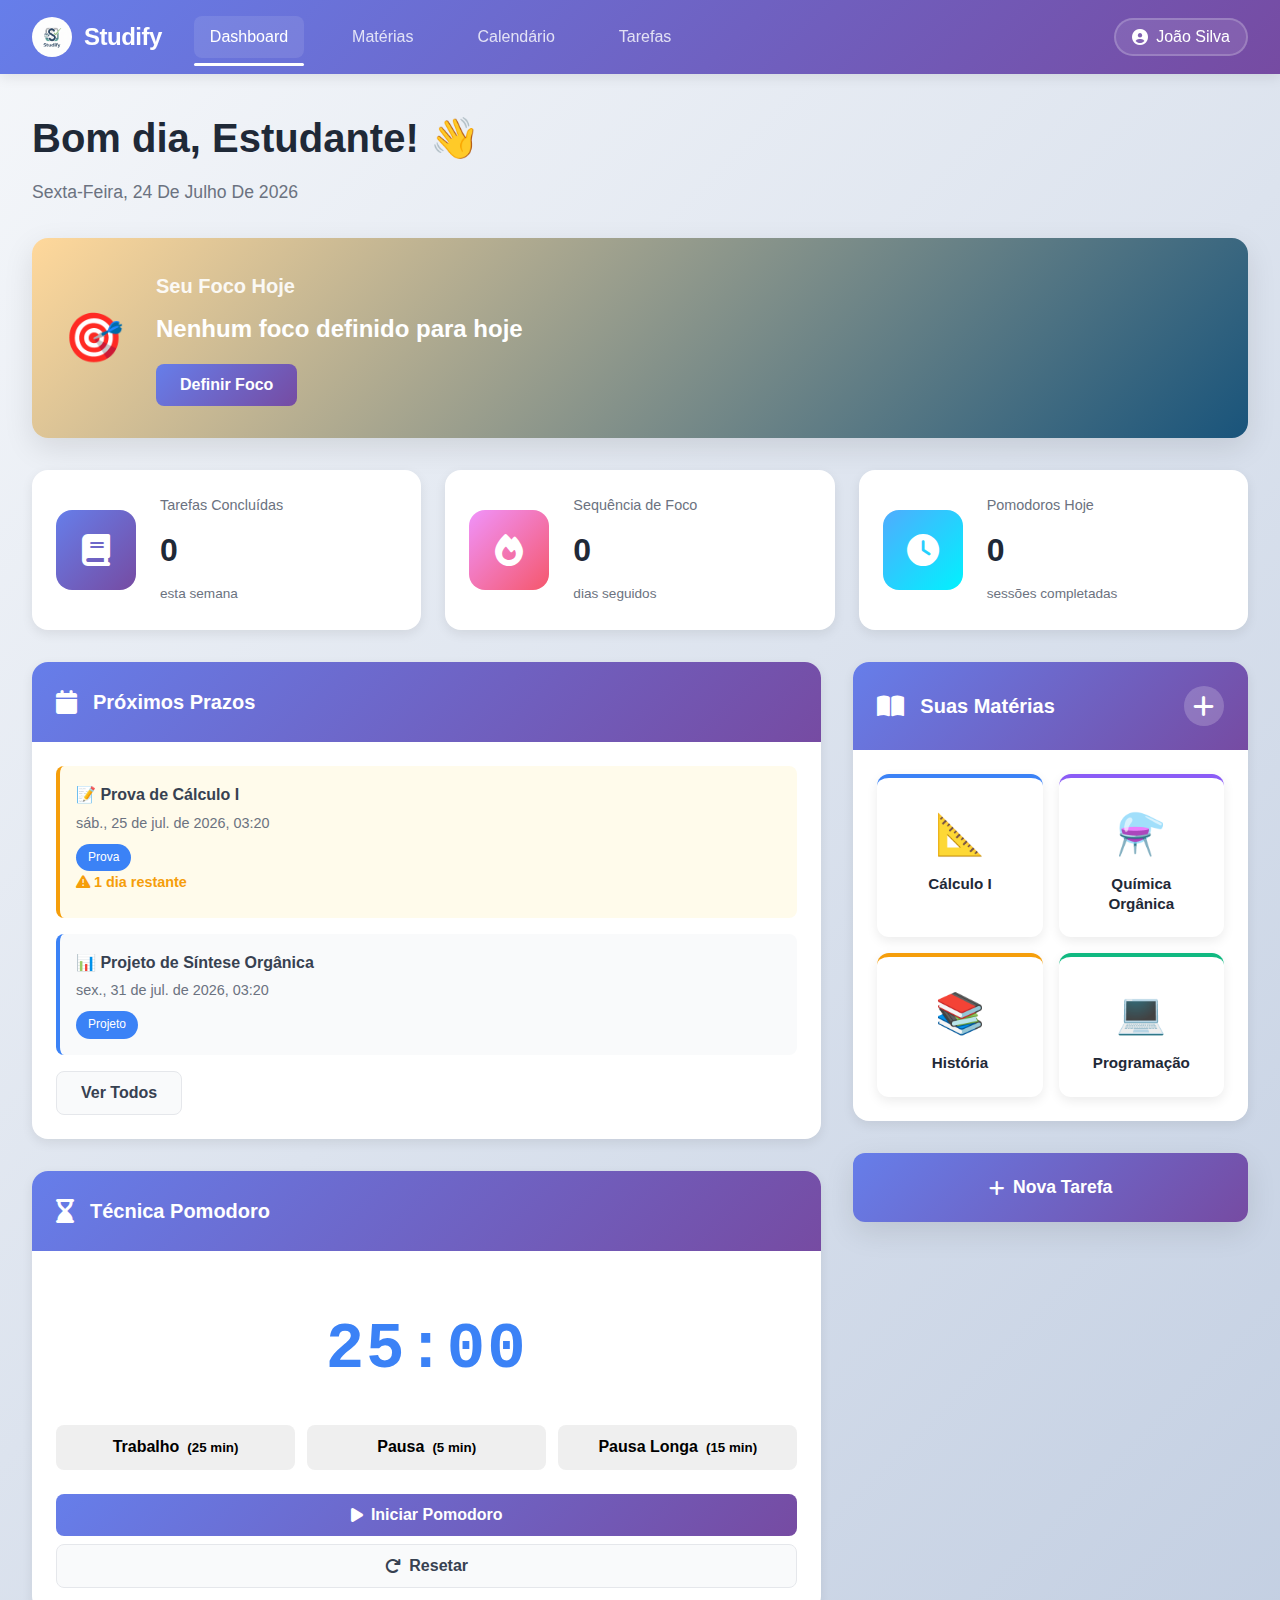
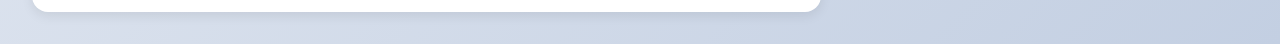
<file: index.html>
<!DOCTYPE html>
<html lang="pt-BR">
<head>
    <meta charset="UTF-8">
    <meta name="viewport" content="width=device-width, initial-scale=1.0">
    <title>Studify - Seu Hub Pessoal de Organização Acadêmica</title>
    <link rel="stylesheet" href="styles.css">
    <link rel="stylesheet" href="https://cdnjs.cloudflare.com/ajax/libs/font-awesome/6.4.0/css/all.min.css">
</head>
<body>
    <!-- Header -->
    <header class="header">
        <div class="header-container">
            <div class="logo">
                <img src="logo.png" alt="Studify Logo" class="logo-img">
                <span class="logo-text">Studify</span>
            </div>
            <nav class="nav">
                <a href="#" class="nav-link active" data-section="dashboard">Dashboard</a>
                <a href="#" class="nav-link" data-section="subjects">Matérias</a>
                <a href="#" class="nav-link" data-section="calendar">Calendário</a>
                <a href="#" class="nav-link" data-section="tasks">Tarefas</a>
            </nav>
            <div class="profile-menu">
                <button class="profile-btn" id="profileBtn">
                    <i class="fas fa-user-circle"></i>
                    <span id="userName">Estudante</span>
                </button>
                <div class="profile-dropdown" id="profileDropdown">
                    <a href="#" class="dropdown-item">Configurações</a>
                    <a href="#" class="dropdown-item">Perfil</a>
                    <hr>
                    <a href="#" class="dropdown-item logout">Sair</a>
                </div>
            </div>
        </div>
    </header>

    <!-- Main Content -->
    <main class="main-content">
        <!-- Dashboard Section -->
        <section id="dashboard" class="section active">
            <!-- Greeting and Date -->
            <div class="greeting-section">
                <h1 id="greeting" class="greeting-title">Bom dia, Estudante! 👋</h1>
                <p id="currentDate" class="current-date"></p>
            </div>

            <!-- Daily Focus Card -->
            <div id="dailyFocusContainer" class="daily-focus-card">
                <div class="focus-icon">🎯</div>
                <div class="focus-content">
                    <h2>Seu Foco Hoje</h2>
                    <p id="focusTitle" class="focus-title">Nenhum foco definido para hoje</p>
                    <button class="btn btn-primary" id="setFocusBtn">Definir Foco</button>
                </div>
            </div>

            <!-- Statistics Row -->
            <div class="statistics-row">
                <div class="stat-card">
                    <div class="stat-icon" style="background: linear-gradient(135deg, #667eea 0%, #764ba2 100%);">
                        <i class="fas fa-book"></i>
                    </div>
                    <div class="stat-content">
                        <h3>Tarefas Concluídas</h3>
                        <p class="stat-value" id="tasksCompletedStat">0</p>
                        <span class="stat-subtitle">esta semana</span>
                    </div>
                </div>

                <div class="stat-card">
                    <div class="stat-icon" style="background: linear-gradient(135deg, #f093fb 0%, #f5576c 100%);">
                        <i class="fas fa-fire"></i>
                    </div>
                    <div class="stat-content">
                        <h3>Sequência de Foco</h3>
                        <p class="stat-value" id="streakStat">0</p>
                        <span class="stat-subtitle">dias seguidos</span>
                    </div>
                </div>

                <div class="stat-card">
                    <div class="stat-icon" style="background: linear-gradient(135deg, #4facfe 0%, #00f2fe 100%);">
                        <i class="fas fa-clock"></i>
                    </div>
                    <div class="stat-content">
                        <h3>Pomodoros Hoje</h3>
                        <p class="stat-value" id="pomodorosStat">0</p>
                        <span class="stat-subtitle">sessões completadas</span>
                    </div>
                </div>
            </div>

            <!-- Main Grid -->
            <div class="dashboard-grid">
                <!-- Left Column -->
                <div class="left-column">
                    <!-- Upcoming Deadlines -->
                    <div class="card">
                        <div class="card-header">
                            <i class="fas fa-calendar"></i>
                            <h2>Próximos Prazos</h2>
                        </div>
                        <div class="card-content">
                            <div id="deadlinesList" class="deadlines-list">
                                <p class="empty-state">Nenhum prazo próximo 🎉</p>
                            </div>
                            <button class="btn btn-secondary" id="viewAllDeadlinesBtn">Ver Todos</button>
                        </div>
                    </div>

                    <!-- Pomodoro Timer -->
                    <div class="card pomodoro-card">
                        <div class="card-header">
                            <i class="fas fa-hourglass-end"></i>
                            <h2>Técnica Pomodoro</h2>
                        </div>
                        <div class="card-content">
                            <div class="timer-display" id="timerDisplay">25:00</div>
                            <div class="timer-buttons">
                                <button class="btn btn-timer" id="btn25" data-duration="25">
                                    Trabalho<br><small>(25 min)</small>
                                </button>
                                <button class="btn btn-timer" id="btn5" data-duration="5">
                                    Pausa<br><small>(5 min)</small>
                                </button>
                                <button class="btn btn-timer" id="btn15" data-duration="15">
                                    Pausa Longa<br><small>(15 min)</small>
                                </button>
                            </div>
                            <button class="btn btn-primary btn-block" id="startPomodoroBtn">
                                <i class="fas fa-play"></i> Iniciar Pomodoro
                            </button>
                            <button class="btn btn-secondary btn-block" id="resetPomodoroBtn">
                                <i class="fas fa-redo"></i> Resetar
                            </button>
                        </div>
                    </div>
                </div>

                <!-- Right Column -->
                <div class="right-column">
                    <!-- Subjects -->
                    <div class="card">
                        <div class="card-header">
                            <i class="fas fa-book-open"></i>
                            <h2>Suas Matérias</h2>
                            <button class="btn btn-icon" id="addSubjectBtn" title="Adicionar matéria">
                                <i class="fas fa-plus"></i>
                            </button>
                        </div>
                        <div class="card-content">
                            <div id="subjectsList" class="subjects-grid">
                                <p class="empty-state">Nenhuma matéria adicionada</p>
                            </div>
                        </div>
                    </div>

                    <!-- CTA Button -->
                    <button class="btn btn-cta" id="newTaskBtn">
                        <i class="fas fa-plus"></i> Nova Tarefa
                    </button>
                </div>
            </div>
        </section>

        <!-- Subjects Section -->
        <section id="subjects" class="section">
            <h1>Minhas Matérias</h1>
            <div id="subjectsPageList" class="subjects-page-list">
                <!-- Subjects will be populated here -->
            </div>
        </section>

        <!-- Calendar Section -->
        <section id="calendar" class="section">
            <h1>Calendário</h1>
            <div id="calendarContainer" class="calendar-container">
                <!-- Calendar will be populated here -->
            </div>
        </section>

        <!-- Tasks Section -->
        <section id="tasks" class="section">
            <h1>Minhas Tarefas</h1>
            <div id="tasksPageList" class="tasks-page-list">
                <!-- Tasks will be populated here -->
            </div>
        </section>
    </main>

    <!-- Task Modal -->
    <div id="taskModal" class="modal">
        <div class="modal-content">
            <div class="modal-header">
                <h2>Nova Tarefa</h2>
                <button class="close-btn" id="closeTaskModal">&times;</button>
            </div>
            <form id="taskForm" class="form">
                <div class="form-group">
                    <label for="taskTitle">Título da Tarefa *</label>
                    <input type="text" id="taskTitle" required placeholder="Ex: Resolver lista de exercícios">
                </div>

                <div class="form-group">
                    <label for="taskSubject">Matéria *</label>
                    <select id="taskSubject" required>
                        <option value="">Selecione uma matéria</option>
                    </select>
                </div>

                <div class="form-row">
                    <div class="form-group">
                        <label for="taskPriority">Prioridade</label>
                        <select id="taskPriority">
                            <option value="low">Baixa</option>
                            <option value="medium" selected>Média</option>
                            <option value="high">Alta</option>
                        </select>
                    </div>

                    <div class="form-group">
                        <label for="taskDueDate">Data de Entrega</label>
                        <input type="datetime-local" id="taskDueDate">
                    </div>
                </div>

                <div class="form-group">
                    <label for="taskDescription">Descrição</label>
                    <textarea id="taskDescription" placeholder="Adicione detalhes sobre a tarefa..."></textarea>
                </div>

                <div class="form-actions">
                    <button type="button" class="btn btn-secondary" id="cancelTaskBtn">Cancelar</button>
                    <button type="submit" class="btn btn-primary">Criar Tarefa</button>
                </div>
            </form>
        </div>
    </div>

    <!-- Subject Modal -->
    <div id="subjectModal" class="modal">
        <div class="modal-content">
            <div class="modal-header">
                <h2>Nova Matéria</h2>
                <button class="close-btn" id="closeSubjectModal">&times;</button>
            </div>
            <form id="subjectForm" class="form">
                <div class="form-group">
                    <label for="subjectName">Nome da Matéria *</label>
                    <input type="text" id="subjectName" required placeholder="Ex: Cálculo I">
                </div>

                <div class="form-row">
                    <div class="form-group">
                        <label for="subjectColor">Cor</label>
                        <input type="color" id="subjectColor" value="#3B82F6">
                    </div>

                    <div class="form-group">
                        <label for="subjectIcon">Ícone</label>
                        <input type="text" id="subjectIcon" value="📚" maxlength="2">
                    </div>
                </div>

                <div class="form-actions">
                    <button type="button" class="btn btn-secondary" id="cancelSubjectBtn">Cancelar</button>
                    <button type="submit" class="btn btn-primary">Criar Matéria</button>
                </div>
            </form>
        </div>
    </div>

    <!-- Focus Modal -->
    <div id="focusModal" class="modal">
        <div class="modal-content">
            <div class="modal-header">
                <h2>Definir Foco do Dia</h2>
                <button class="close-btn" id="closeFocusModal">&times;</button>
            </div>
            <form id="focusForm" class="form">
                <div class="form-group">
                    <label for="focusTitle">O que você quer focar hoje? *</label>
                    <input type="text" id="focusTitle" required placeholder="Ex: Estudar para prova de Cálculo">
                </div>

                <div class="form-group">
                    <label for="focusDescription">Descrição (opcional)</label>
                    <textarea id="focusDescription" placeholder="Adicione detalhes sobre seu foco..."></textarea>
                </div>

                <div class="form-actions">
                    <button type="button" class="btn btn-secondary" id="cancelFocusBtn">Cancelar</button>
                    <button type="submit" class="btn btn-primary">Definir Foco</button>
                </div>
            </form>
        </div>
    </div>

    <!-- Overlay -->
    <div id="overlay" class="overlay"></div>

    <script src="script.js"></script>
</body>
</html>
</file>
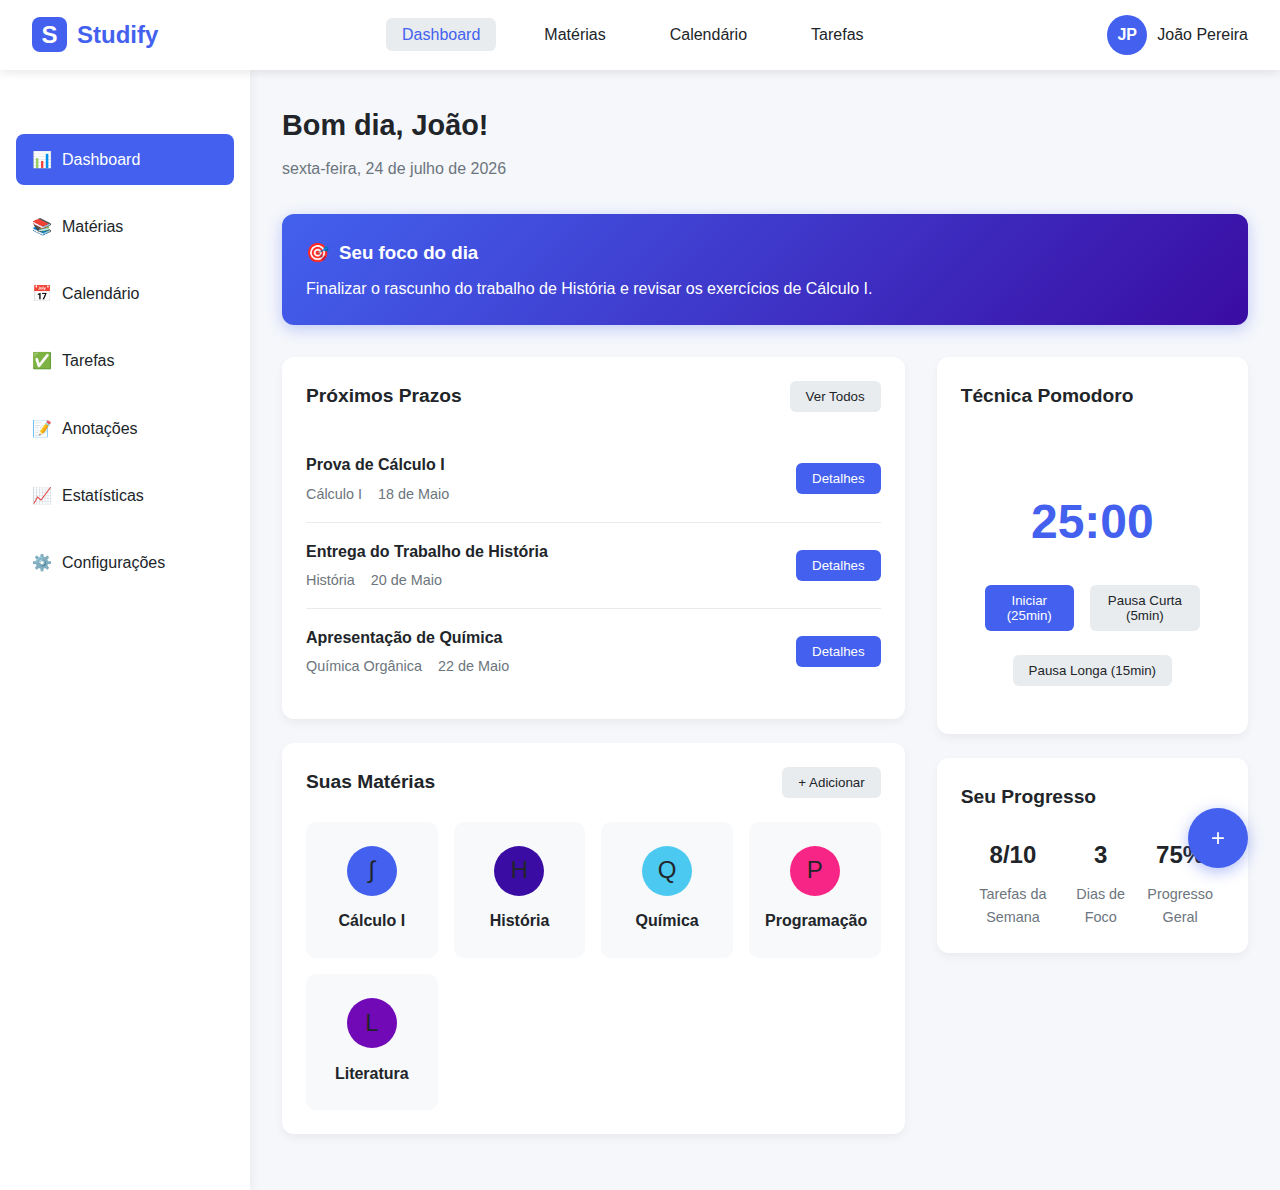
<file: mansdda.html>
<!DOCTYPE html>
<html lang="pt-BR">
<head>
    <meta charset="UTF-8">
    <meta name="viewport" content="width=device-width, initial-scale=1.0">
    <title>Studify - Seu Hub de Organização Acadêmica</title>
    <style>
        :root {
            --primary: #4361ee;
            --secondary: #3a0ca3;
            --accent: #4cc9f0;
            --light: #f8f9fa;
            --dark: #212529;
            --success: #4bb543;
            --warning: #ffc107;
            --danger: #dc3545;
            --gray: #6c757d;
            --light-gray: #e9ecef;
        }
        
        * {
            margin: 0;
            padding: 0;
            box-sizing: border-box;
            font-family: 'Segoe UI', Tahoma, Geneva, Verdana, sans-serif;
        }
        
        body {
            background-color: #f5f7fb;
            color: var(--dark);
            line-height: 1.6;
        }
        
        .container {
            display: grid;
            grid-template-columns: 250px 1fr;
            grid-template-rows: 70px 1fr;
            grid-template-areas: 
                "header header"
                "sidebar main";
            min-height: 100vh;
        }
        
        /* Header */
        header {
            grid-area: header;
            background-color: white;
            box-shadow: 0 2px 10px rgba(0, 0, 0, 0.1);
            display: flex;
            justify-content: space-between;
            align-items: center;
            padding: 0 2rem;
            z-index: 100;
        }
        
        .logo {
            display: flex;
            align-items: center;
            gap: 10px;
            font-weight: 700;
            font-size: 1.5rem;
            color: var(--primary);
        }
        
        .logo-icon {
            background-color: var(--primary);
            color: white;
            width: 35px;
            height: 35px;
            border-radius: 8px;
            display: flex;
            align-items: center;
            justify-content: center;
        }
        
        nav ul {
            display: flex;
            list-style: none;
            gap: 2rem;
        }
        
        nav a {
            text-decoration: none;
            color: var(--dark);
            font-weight: 500;
            padding: 0.5rem 1rem;
            border-radius: 6px;
            transition: all 0.3s ease;
        }
        
        nav a:hover, nav a.active {
            background-color: var(--light-gray);
            color: var(--primary);
        }
        
        .user-profile {
            display: flex;
            align-items: center;
            gap: 10px;
        }
        
        .avatar {
            width: 40px;
            height: 40px;
            border-radius: 50%;
            background-color: var(--primary);
            color: white;
            display: flex;
            align-items: center;
            justify-content: center;
            font-weight: bold;
        }
        
        /* Sidebar */
        .sidebar {
            grid-area: sidebar;
            background-color: white;
            padding: 2rem 1rem;
            box-shadow: 2px 0 10px rgba(0, 0, 0, 0.05);
        }
        
        .sidebar-menu {
            list-style: none;
            margin-top: 2rem;
        }
        
        .sidebar-menu li {
            margin-bottom: 1rem;
        }
        
        .sidebar-menu a {
            display: flex;
            align-items: center;
            gap: 10px;
            padding: 0.8rem 1rem;
            text-decoration: none;
            color: var(--dark);
            border-radius: 8px;
            transition: all 0.3s ease;
        }
        
        .sidebar-menu a:hover, .sidebar-menu a.active {
            background-color: var(--primary);
            color: white;
        }
        
        /* Main Content */
        main {
            grid-area: main;
            padding: 2rem;
            overflow-y: auto;
        }
        
        .greeting-section {
            margin-bottom: 2rem;
        }
        
        .greeting {
            font-size: 1.8rem;
            font-weight: 600;
            margin-bottom: 0.5rem;
        }
        
        .date {
            color: var(--gray);
            font-size: 1rem;
        }
        
        .focus-card {
            background: linear-gradient(135deg, var(--primary), var(--secondary));
            color: white;
            padding: 1.5rem;
            border-radius: 12px;
            margin-bottom: 2rem;
            box-shadow: 0 4px 15px rgba(67, 97, 238, 0.3);
        }
        
        .focus-card h3 {
            margin-bottom: 0.5rem;
            display: flex;
            align-items: center;
            gap: 10px;
        }
        
        .dashboard-grid {
            display: grid;
            grid-template-columns: 2fr 1fr;
            gap: 2rem;
        }
        
        .card {
            background-color: white;
            border-radius: 12px;
            padding: 1.5rem;
            box-shadow: 0 4px 10px rgba(0, 0, 0, 0.05);
            margin-bottom: 1.5rem;
        }
        
        .card-header {
            display: flex;
            justify-content: space-between;
            align-items: center;
            margin-bottom: 1.5rem;
        }
        
        .card-title {
            font-size: 1.2rem;
            font-weight: 600;
        }
        
        .btn {
            padding: 0.5rem 1rem;
            border-radius: 6px;
            border: none;
            background-color: var(--light-gray);
            color: var(--dark);
            font-weight: 500;
            cursor: pointer;
            transition: all 0.3s ease;
        }
        
        .btn-primary {
            background-color: var(--primary);
            color: white;
        }
        
        .btn:hover {
            opacity: 0.9;
            transform: translateY(-2px);
        }
        
        .deadline-item {
            display: flex;
            justify-content: space-between;
            align-items: center;
            padding: 1rem 0;
            border-bottom: 1px solid var(--light-gray);
        }
        
        .deadline-item:last-child {
            border-bottom: none;
        }
        
        .deadline-info h4 {
            margin-bottom: 0.3rem;
        }
        
        .deadline-meta {
            display: flex;
            gap: 1rem;
            color: var(--gray);
            font-size: 0.9rem;
        }
        
        .subject-grid {
            display: grid;
            grid-template-columns: repeat(auto-fill, minmax(120px, 1fr));
            gap: 1rem;
        }
        
        .subject-card {
            background-color: var(--light);
            border-radius: 10px;
            padding: 1.5rem 1rem;
            text-align: center;
            cursor: pointer;
            transition: all 0.3s ease;
        }
        
        .subject-card:hover {
            transform: translateY(-5px);
            box-shadow: 0 5px 15px rgba(0, 0, 0, 0.1);
        }
        
        .subject-icon {
            width: 50px;
            height: 50px;
            border-radius: 50%;
            display: flex;
            align-items: center;
            justify-content: center;
            margin: 0 auto 0.8rem;
            font-size: 1.5rem;
        }
        
        .pomodoro-timer {
            text-align: center;
            padding: 1.5rem;
        }
        
        .timer-display {
            font-size: 3rem;
            font-weight: 700;
            margin: 1.5rem 0;
            color: var(--primary);
        }
        
        .timer-controls {
            display: flex;
            justify-content: center;
            gap: 1rem;
            margin-bottom: 1.5rem;
        }
        
        .progress-section {
            display: flex;
            justify-content: space-between;
            margin-top: 1.5rem;
        }
        
        .progress-item {
            text-align: center;
        }
        
        .progress-value {
            font-size: 1.5rem;
            font-weight: 700;
            margin-bottom: 0.5rem;
        }
        
        .progress-label {
            font-size: 0.9rem;
            color: var(--gray);
        }
        
        .floating-btn {
            position: fixed;
            bottom: 2rem;
            right: 2rem;
            width: 60px;
            height: 60px;
            border-radius: 50%;
            background-color: var(--primary);
            color: white;
            display: flex;
            align-items: center;
            justify-content: center;
            font-size: 1.5rem;
            box-shadow: 0 4px 15px rgba(67, 97, 238, 0.4);
            cursor: pointer;
            transition: all 0.3s ease;
            z-index: 1000;
        }
        
        .floating-btn:hover {
            transform: scale(1.1);
        }
        
        /* Modal */
        .modal {
            display: none;
            position: fixed;
            top: 0;
            left: 0;
            width: 100%;
            height: 100%;
            background-color: rgba(0, 0, 0, 0.5);
            z-index: 2000;
            align-items: center;
            justify-content: center;
        }
        
        .modal-content {
            background-color: white;
            border-radius: 12px;
            width: 90%;
            max-width: 500px;
            padding: 2rem;
            box-shadow: 0 10px 30px rgba(0, 0, 0, 0.2);
        }
        
        .modal-header {
            display: flex;
            justify-content: space-between;
            align-items: center;
            margin-bottom: 1.5rem;
        }
        
        .close-modal {
            background: none;
            border: none;
            font-size: 1.5rem;
            cursor: pointer;
            color: var(--gray);
        }
        
        .form-group {
            margin-bottom: 1.5rem;
        }
        
        .form-group label {
            display: block;
            margin-bottom: 0.5rem;
            font-weight: 500;
        }
        
        .form-control {
            width: 100%;
            padding: 0.8rem 1rem;
            border: 1px solid var(--light-gray);
            border-radius: 6px;
            font-size: 1rem;
        }
        
        .focus-mode {
            background-color: #1a1a2e;
            color: white;
        }
        
        .focus-mode .card, .focus-mode header, .focus-mode .sidebar {
            background-color: #16213e;
            color: white;
        }
        
        .focus-mode .card {
            box-shadow: 0 4px 10px rgba(0, 0, 0, 0.2);
        }
        
        @media (max-width: 992px) {
            .dashboard-grid {
                grid-template-columns: 1fr;
            }
            
            .container {
                grid-template-columns: 1fr;
                grid-template-areas: 
                    "header"
                    "main";
            }
            
            .sidebar {
                display: none;
            }
        }
    </style>
</head>
<body>
    <div class="container">
        <!-- Header -->
        <header>
            <div class="logo">
                <div class="logo-icon">S</div>
                <span>Studify</span>
            </div>
            <nav>
                <ul>
                    <li><a href="#" class="active">Dashboard</a></li>
                    <li><a href="#">Matérias</a></li>
                    <li><a href="#">Calendário</a></li>
                    <li><a href="#">Tarefas</a></li>
                </ul>
            </nav>
            <div class="user-profile">
                <div class="avatar">JP</div>
                <span>João Pereira</span>
            </div>
        </header>
        
        <!-- Sidebar -->
        <aside class="sidebar">
            <ul class="sidebar-menu">
                <li><a href="#" class="active"><span>📊</span> Dashboard</a></li>
                <li><a href="#"><span>📚</span> Matérias</a></li>
                <li><a href="#"><span>📅</span> Calendário</a></li>
                <li><a href="#"><span>✅</span> Tarefas</a></li>
                <li><a href="#"><span>📝</span> Anotações</a></li>
                <li><a href="#"><span>📈</span> Estatísticas</a></li>
                <li><a href="#"><span>⚙️</span> Configurações</a></li>
            </ul>
        </aside>
        
        <!-- Main Content -->
        <main>
            <div class="greeting-section">
                <h1 class="greeting">Bom dia, João!</h1>
                <p class="date" id="current-date">Segunda-feira, 15 de Maio de 2023</p>
            </div>
            
            <div class="focus-card">
                <h3><span>🎯</span> Seu foco do dia</h3>
                <p>Finalizar o rascunho do trabalho de História e revisar os exercícios de Cálculo I.</p>
            </div>
            
            <div class="dashboard-grid">
                <div class="left-column">
                    <!-- Próximos Prazos -->
                    <div class="card">
                        <div class="card-header">
                            <h2 class="card-title">Próximos Prazos</h2>
                            <button class="btn">Ver Todos</button>
                        </div>
                        <div class="deadline-list">
                            <div class="deadline-item">
                                <div class="deadline-info">
                                    <h4>Prova de Cálculo I</h4>
                                    <div class="deadline-meta">
                                        <span>Cálculo I</span>
                                        <span>18 de Maio</span>
                                    </div>
                                </div>
                                <button class="btn btn-primary">Detalhes</button>
                            </div>
                            <div class="deadline-item">
                                <div class="deadline-info">
                                    <h4>Entrega do Trabalho de História</h4>
                                    <div class="deadline-meta">
                                        <span>História</span>
                                        <span>20 de Maio</span>
                                    </div>
                                </div>
                                <button class="btn btn-primary">Detalhes</button>
                            </div>
                            <div class="deadline-item">
                                <div class="deadline-info">
                                    <h4>Apresentação de Química</h4>
                                    <div class="deadline-meta">
                                        <span>Química Orgânica</span>
                                        <span>22 de Maio</span>
                                    </div>
                                </div>
                                <button class="btn btn-primary">Detalhes</button>
                            </div>
                        </div>
                    </div>
                    
                    <!-- Suas Matérias -->
                    <div class="card">
                        <div class="card-header">
                            <h2 class="card-title">Suas Matérias</h2>
                            <button class="btn">+ Adicionar</button>
                        </div>
                        <div class="subject-grid">
                            <div class="subject-card">
                                <div class="subject-icon" style="background-color: #4361ee;">
                                    <span>∫</span>
                                </div>
                                <h4>Cálculo I</h4>
                            </div>
                            <div class="subject-card">
                                <div class="subject-icon" style="background-color: #3a0ca3;">
                                    <span>H</span>
                                </div>
                                <h4>História</h4>
                            </div>
                            <div class="subject-card">
                                <div class="subject-icon" style="background-color: #4cc9f0;">
                                    <span>Q</span>
                                </div>
                                <h4>Química</h4>
                            </div>
                            <div class="subject-card">
                                <div class="subject-icon" style="background-color: #f72585;">
                                    <span>P</span>
                                </div>
                                <h4>Programação</h4>
                            </div>
                            <div class="subject-card">
                                <div class="subject-icon" style="background-color: #7209b7;">
                                    <span>L</span>
                                </div>
                                <h4>Literatura</h4>
                            </div>
                        </div>
                    </div>
                </div>
                
                <div class="right-column">
                    <!-- Técnica Pomodoro -->
                    <div class="card">
                        <div class="card-header">
                            <h2 class="card-title">Técnica Pomodoro</h2>
                        </div>
                        <div class="pomodoro-timer">
                            <div class="timer-display" id="timer">25:00</div>
                            <div class="timer-controls">
                                <button class="btn btn-primary" id="start-pomodoro">Iniciar (25min)</button>
                                <button class="btn" id="short-break">Pausa Curta (5min)</button>
                            </div>
                            <button class="btn" id="long-break">Pausa Longa (15min)</button>
                        </div>
                    </div>
                    
                    <!-- Estatísticas -->
                    <div class="card">
                        <div class="card-header">
                            <h2 class="card-title">Seu Progresso</h2>
                        </div>
                        <div class="progress-section">
                            <div class="progress-item">
                                <div class="progress-value">8/10</div>
                                <div class="progress-label">Tarefas da Semana</div>
                            </div>
                            <div class="progress-item">
                                <div class="progress-value">3</div>
                                <div class="progress-label">Dias de Foco</div>
                            </div>
                            <div class="progress-item">
                                <div class="progress-value">75%</div>
                                <div class="progress-label">Progresso Geral</div>
                            </div>
                        </div>
                    </div>
                </div>
            </div>
        </main>
    </div>
    
    <!-- Botão Flutuante -->
    <div class="floating-btn" id="add-task-btn">+</div>
    
    <!-- Modal para Adicionar Tarefa -->
    <div class="modal" id="task-modal">
        <div class="modal-content">
            <div class="modal-header">
                <h2>Adicionar Nova Tarefa</h2>
                <button class="close-modal">&times;</button>
            </div>
            <form id="task-form">
                <div class="form-group">
                    <label for="task-title">Título da Tarefa</label>
                    <input type="text" id="task-title" class="form-control" placeholder="Ex: Resolver lista de exercícios 5">
                </div>
                <div class="form-group">
                    <label for="task-subject">Matéria</label>
                    <select id="task-subject" class="form-control">
                        <option value="">Selecione uma matéria</option>
                        <option value="calculo">Cálculo I</option>
                        <option value="historia">História</option>
                        <option value="quimica">Química</option>
                        <option value="programacao">Programação</option>
                        <option value="literatura">Literatura</option>
                    </select>
                </div>
                <div class="form-group">
                    <label for="task-due-date">Data de Entrega</label>
                    <input type="date" id="task-due-date" class="form-control">
                </div>
                <div class="form-group">
                    <label for="task-priority">Prioridade</label>
                    <select id="task-priority" class="form-control">
                        <option value="baixa">Baixa</option>
                        <option value="media">Média</option>
                        <option value="alta">Alta</option>
                    </select>
                </div>
                <button type="submit" class="btn btn-primary" style="width: 100%;">Adicionar Tarefa</button>
            </form>
        </div>
    </div>

    <script>
        // Atualizar data atual
        const currentDateElement = document.getElementById('current-date');
        const now = new Date();
        const options = { weekday: 'long', year: 'numeric', month: 'long', day: 'numeric' };
        currentDateElement.textContent = now.toLocaleDateString('pt-BR', options);
        
        // Timer Pomodoro
        const timerDisplay = document.getElementById('timer');
        const startPomodoroBtn = document.getElementById('start-pomodoro');
        const shortBreakBtn = document.getElementById('short-break');
        const longBreakBtn = document.getElementById('long-break');
        
        let timer;
        let minutes = 25;
        let seconds = 0;
        let isRunning = false;
        
        function updateTimerDisplay() {
            timerDisplay.textContent = `${minutes.toString().padStart(2, '0')}:${seconds.toString().padStart(2, '0')}`;
        }
        
        function startTimer(durationMin) {
            if (isRunning) {
                clearInterval(timer);
            }
            
            minutes = durationMin;
            seconds = 0;
            isRunning = true;
            
            updateTimerDisplay();
            
            timer = setInterval(() => {
                if (seconds === 0) {
                    if (minutes === 0) {
                        clearInterval(timer);
                        isRunning = false;
                        alert('Tempo esgotado!');
                        return;
                    }
                    minutes--;
                    seconds = 59;
                } else {
                    seconds--;
                }
                
                updateTimerDisplay();
            }, 1000);
        }
        
        startPomodoroBtn.addEventListener('click', () => {
            startTimer(25);
            document.body.classList.add('focus-mode');
        });
        
        shortBreakBtn.addEventListener('click', () => {
            startTimer(5);
            document.body.classList.remove('focus-mode');
        });
        
        longBreakBtn.addEventListener('click', () => {
            startTimer(15);
            document.body.classList.remove('focus-mode');
        });
        
        // Modal de Adicionar Tarefa
        const addTaskBtn = document.getElementById('add-task-btn');
        const taskModal = document.getElementById('task-modal');
        const closeModalBtn = document.querySelector('.close-modal');
        const taskForm = document.getElementById('task-form');
        
        addTaskBtn.addEventListener('click', () => {
            taskModal.style.display = 'flex';
        });
        
        closeModalBtn.addEventListener('click', () => {
            taskModal.style.display = 'none';
        });
        
        window.addEventListener('click', (e) => {
            if (e.target === taskModal) {
                taskModal.style.display = 'none';
            }
        });
        
        taskForm.addEventListener('submit', (e) => {
            e.preventDefault();
            const title = document.getElementById('task-title').value;
            const subject = document.getElementById('task-subject').value;
            const dueDate = document.getElementById('task-due-date').value;
            const priority = document.getElementById('task-priority').value;
            
            // Aqui você normalmente enviaria os dados para o backend
            console.log('Nova tarefa:', { title, subject, dueDate, priority });
            
            alert('Tarefa adicionada com sucesso!');
            taskModal.style.display = 'none';
            taskForm.reset();
        });
        
        // Inicializar o display do timer
        updateTimerDisplay();
    </script>
</body>
</html>
</file>
<file: styles.css>
/* ============================================
   VARIÁVEIS E RESET
   ============================================ */

:root {
    --primary-color: #3B82F6;
    --secondary-color: #8B5CF6;
    --success-color: #10B981;
    --warning-color: #F59E0B;
    --danger-color: #EF4444;
    --dark-color: #1F2937;
    --light-color: #F9FAFB;
    --border-color: #E5E7EB;
    --text-color: #374151;
    --text-light: #6B7280;
    --shadow: 0 10px 30px rgba(0, 0, 0, 0.1);
    --shadow-sm: 0 4px 12px rgba(0, 0, 0, 0.08);
    --transition: all 0.3s cubic-bezier(0.4, 0, 0.2, 1);
}

* {
    margin: 0;
    padding: 0;
    box-sizing: border-box;
}

html {
    scroll-behavior: smooth;
}

body {
    font-family: 'Segoe UI', Tahoma, Geneva, Verdana, sans-serif;
    background: linear-gradient(135deg, #f5f7fa 0%, #c3cfe2 100%);
    color: var(--text-color);
    line-height: 1.6;
    min-height: 100vh;
}

/* ============================================
   HEADER
   ============================================ */

.header {
    background: linear-gradient(135deg, #667eea 0%, #764ba2 100%);
    color: white;
    padding: 1rem 0;
    position: sticky;
    top: 0;
    z-index: 100;
    box-shadow: var(--shadow-sm);
}

.header-container {
    max-width: 1400px;
    margin: 0 auto;
    padding: 0 2rem;
    display: flex;
    align-items: center;
    justify-content: space-between;
    gap: 2rem;
}

.logo {
    display: flex;
    align-items: center;
    gap: 0.75rem;
    font-size: 1.5rem;
    font-weight: bold;
    text-decoration: none;
    color: white;
    cursor: pointer;
}

.logo-img {
    width: 40px;
    height: 40px;
    border-radius: 50%;
}

.logo-text {
    font-size: 1.5rem;
    font-weight: 700;
    letter-spacing: -0.5px;
}

.nav {
    display: flex;
    gap: 2rem;
    flex: 1;
}

.nav-link {
    color: rgba(255, 255, 255, 0.8);
    text-decoration: none;
    font-weight: 500;
    padding: 0.5rem 1rem;
    border-radius: 0.5rem;
    transition: var(--transition);
    position: relative;
}

.nav-link:hover,
.nav-link.active {
    color: white;
    background: rgba(255, 255, 255, 0.1);
}

.nav-link.active::after {
    content: '';
    position: absolute;
    bottom: -8px;
    left: 0;
    right: 0;
    height: 3px;
    background: white;
    border-radius: 2px;
}

.profile-menu {
    position: relative;
}

.profile-btn {
    background: rgba(255, 255, 255, 0.1);
    border: 2px solid rgba(255, 255, 255, 0.2);
    color: white;
    padding: 0.5rem 1rem;
    border-radius: 2rem;
    cursor: pointer;
    display: flex;
    align-items: center;
    gap: 0.5rem;
    font-size: 1rem;
    transition: var(--transition);
}

.profile-btn:hover {
    background: rgba(255, 255, 255, 0.2);
    border-color: rgba(255, 255, 255, 0.3);
}

.profile-dropdown {
    position: absolute;
    top: 100%;
    right: 0;
    background: white;
    border-radius: 0.75rem;
    box-shadow: var(--shadow);
    min-width: 200px;
    margin-top: 0.5rem;
    opacity: 0;
    visibility: hidden;
    transform: translateY(-10px);
    transition: var(--transition);
    z-index: 1000;
}

.profile-menu:hover .profile-dropdown {
    opacity: 1;
    visibility: visible;
    transform: translateY(0);
}

.dropdown-item {
    display: block;
    padding: 0.75rem 1.5rem;
    color: var(--text-color);
    text-decoration: none;
    transition: var(--transition);
}

.dropdown-item:hover {
    background: var(--light-color);
    color: var(--primary-color);
}

.dropdown-item.logout {
    color: var(--danger-color);
}

/* ============================================
   MAIN CONTENT
   ============================================ */

.main-content {
    max-width: 1400px;
    margin: 0 auto;
    padding: 2rem;
}

.section {
    display: none;
    animation: fadeIn 0.3s ease-in;
}

.section.active {
    display: block;
}

@keyframes fadeIn {
    from {
        opacity: 0;
        transform: translateY(10px);
    }
    to {
        opacity: 1;
        transform: translateY(0);
    }
}

/* ============================================
   GREETING SECTION
   ============================================ */

.greeting-section {
    margin-bottom: 2rem;
}

.greeting-title {
    font-size: 2.5rem;
    font-weight: 700;
    color: var(--dark-color);
    margin-bottom: 0.5rem;
}

.current-date {
    font-size: 1.1rem;
    color: var(--text-light);
    text-transform: capitalize;
}

/* ============================================
   DAILY FOCUS CARD
   ============================================ */

.daily-focus-card {
    background: linear-gradient(135deg, #ffd89b 0%, #19547b 100%);
    color: white;
    padding: 2rem;
    border-radius: 1rem;
    margin-bottom: 2rem;
    display: flex;
    align-items: center;
    gap: 2rem;
    box-shadow: var(--shadow);
}

.focus-icon {
    font-size: 3rem;
}

.focus-content {
    flex: 1;
}

.focus-content h2 {
    font-size: 1.25rem;
    margin-bottom: 0.5rem;
    opacity: 0.9;
}

.focus-title {
    font-size: 1.5rem;
    font-weight: 600;
    margin-bottom: 1rem;
}

/* ============================================
   STATISTICS ROW
   ============================================ */

.statistics-row {
    display: grid;
    grid-template-columns: repeat(auto-fit, minmax(300px, 1fr));
    gap: 1.5rem;
    margin-bottom: 2rem;
}

.stat-card {
    background: white;
    border-radius: 1rem;
    padding: 1.5rem;
    display: flex;
    align-items: center;
    gap: 1.5rem;
    box-shadow: var(--shadow-sm);
    transition: var(--transition);
}

.stat-card:hover {
    transform: translateY(-5px);
    box-shadow: var(--shadow);
}

.stat-icon {
    width: 80px;
    height: 80px;
    border-radius: 1rem;
    display: flex;
    align-items: center;
    justify-content: center;
    font-size: 2rem;
    color: white;
    flex-shrink: 0;
}

.stat-content h3 {
    font-size: 0.9rem;
    color: var(--text-light);
    margin-bottom: 0.5rem;
    font-weight: 500;
}

.stat-value {
    font-size: 2rem;
    font-weight: 700;
    color: var(--dark-color);
    margin-bottom: 0.25rem;
}

.stat-subtitle {
    font-size: 0.85rem;
    color: var(--text-light);
}

/* ============================================
   DASHBOARD GRID
   ============================================ */

.dashboard-grid {
    display: grid;
    grid-template-columns: 2fr 1fr;
    gap: 2rem;
}

.left-column,
.right-column {
    display: flex;
    flex-direction: column;
    gap: 2rem;
}

@media (max-width: 1024px) {
    .dashboard-grid {
        grid-template-columns: 1fr;
    }
}

/* ============================================
   CARDS
   ============================================ */

.card {
    background: white;
    border-radius: 1rem;
    box-shadow: var(--shadow-sm);
    overflow: hidden;
    transition: var(--transition);
}

.card:hover {
    box-shadow: var(--shadow);
    transform: translateY(-2px);
}

.card-header {
    background: linear-gradient(135deg, #667eea 0%, #764ba2 100%);
    color: white;
    padding: 1.5rem;
    display: flex;
    align-items: center;
    gap: 1rem;
    font-size: 1.25rem;
}

.card-header h2 {
    flex: 1;
    font-size: 1.25rem;
    margin: 0;
}

.card-header i {
    font-size: 1.5rem;
}

.card-content {
    padding: 1.5rem;
}

/* ============================================
   DEADLINES LIST
   ============================================ */

.deadlines-list {
    display: flex;
    flex-direction: column;
    gap: 1rem;
    margin-bottom: 1rem;
}

.deadline-item {
    padding: 1rem;
    border-left: 4px solid var(--primary-color);
    background: var(--light-color);
    border-radius: 0.5rem;
    transition: var(--transition);
}

.deadline-item:hover {
    background: #f0f4ff;
    transform: translateX(5px);
}

.deadline-item.urgent {
    border-left-color: var(--warning-color);
    background: #fffbeb;
}

.deadline-item.overdue {
    border-left-color: var(--danger-color);
    background: #fef2f2;
}

.deadline-item h3 {
    font-size: 1rem;
    margin-bottom: 0.25rem;
    display: flex;
    align-items: center;
    gap: 0.5rem;
}

.deadline-item p {
    font-size: 0.9rem;
    color: var(--text-light);
    margin-bottom: 0.5rem;
}

.deadline-type {
    display: inline-block;
    font-size: 0.75rem;
    padding: 0.25rem 0.75rem;
    background: var(--primary-color);
    color: white;
    border-radius: 2rem;
    margin-right: 0.5rem;
}

/* ============================================
   POMODORO TIMER
   ============================================ */

.pomodoro-card .card-content {
    text-align: center;
}

.timer-display {
    font-size: 4rem;
    font-weight: 700;
    color: var(--primary-color);
    margin: 1.5rem 0;
    font-family: 'Courier New', monospace;
    letter-spacing: 2px;
}

.timer-buttons {
    display: grid;
    grid-template-columns: repeat(3, 1fr);
    gap: 0.75rem;
    margin-bottom: 1rem;
}

.btn-timer {
    padding: 0.75rem 0.5rem;
    font-size: 0.85rem;
    line-height: 1.3;
}

/* ============================================
   SUBJECTS GRID
   ============================================ */

.subjects-grid {
    display: grid;
    grid-template-columns: repeat(2, 1fr);
    gap: 1rem;
}

.subject-card {
    padding: 1.5rem;
    border-radius: 0.75rem;
    text-align: center;
    cursor: pointer;
    transition: var(--transition);
    border-top: 4px solid;
    background: white;
    box-shadow: var(--shadow-sm);
}

.subject-card:hover {
    transform: translateY(-5px);
    box-shadow: var(--shadow);
}

.subject-icon {
    font-size: 2.5rem;
    margin-bottom: 0.5rem;
}

.subject-name {
    font-weight: 600;
    color: var(--dark-color);
    font-size: 0.95rem;
    line-height: 1.3;
}

/* ============================================
   BUTTONS
   ============================================ */

.btn {
    padding: 0.75rem 1.5rem;
    border: none;
    border-radius: 0.5rem;
    font-size: 1rem;
    font-weight: 600;
    cursor: pointer;
    transition: var(--transition);
    display: inline-flex;
    align-items: center;
    justify-content: center;
    gap: 0.5rem;
    text-decoration: none;
}

.btn-primary {
    background: linear-gradient(135deg, #667eea 0%, #764ba2 100%);
    color: white;
}

.btn-primary:hover {
    transform: translateY(-2px);
    box-shadow: var(--shadow-sm);
    opacity: 0.9;
}

.btn-secondary {
    background: var(--light-color);
    color: var(--text-color);
    border: 1px solid var(--border-color);
}

.btn-secondary:hover {
    background: var(--border-color);
}

.btn-icon {
    width: 40px;
    height: 40px;
    padding: 0;
    border-radius: 50%;
    background: rgba(255, 255, 255, 0.2);
    color: white;
    border: none;
}

.btn-icon:hover {
    background: rgba(255, 255, 255, 0.3);
}

.btn-block {
    width: 100%;
    margin-top: 0.5rem;
}

.btn-cta {
    width: 100%;
    padding: 1.5rem;
    font-size: 1.1rem;
    background: linear-gradient(135deg, #667eea 0%, #764ba2 100%);
    color: white;
    border-radius: 0.75rem;
    box-shadow: var(--shadow);
}

.btn-cta:hover {
    transform: translateY(-3px);
    box-shadow: var(--shadow);
    opacity: 0.95;
}

.btn:disabled {
    opacity: 0.5;
    cursor: not-allowed;
}

/* ============================================
   MODALS
   ============================================ */

.modal {
    display: none;
    position: fixed;
    top: 0;
    left: 0;
    right: 0;
    bottom: 0;
    background: rgba(0, 0, 0, 0.5);
    z-index: 1001;
    align-items: center;
    justify-content: center;
    animation: fadeIn 0.3s ease-in;
}

.modal.active {
    display: flex;
}

.modal-content {
    background: white;
    border-radius: 1rem;
    box-shadow: var(--shadow);
    max-width: 500px;
    width: 90%;
    max-height: 90vh;
    overflow-y: auto;
    animation: slideUp 0.3s ease-out;
}

@keyframes slideUp {
    from {
        transform: translateY(50px);
        opacity: 0;
    }
    to {
        transform: translateY(0);
        opacity: 1;
    }
}

.modal-header {
    padding: 1.5rem;
    border-bottom: 1px solid var(--border-color);
    display: flex;
    align-items: center;
    justify-content: space-between;
}

.modal-header h2 {
    margin: 0;
    font-size: 1.5rem;
}

.close-btn {
    background: none;
    border: none;
    font-size: 2rem;
    cursor: pointer;
    color: var(--text-light);
    transition: var(--transition);
}

.close-btn:hover {
    color: var(--text-color);
}

.overlay {
    display: none;
    position: fixed;
    top: 0;
    left: 0;
    right: 0;
    bottom: 0;
    background: rgba(0, 0, 0, 0.3);
    z-index: 1000;
}

.overlay.active {
    display: block;
}

/* ============================================
   FORMS
   ============================================ */

.form {
    padding: 1.5rem;
}

.form-group {
    margin-bottom: 1.5rem;
}

.form-group label {
    display: block;
    margin-bottom: 0.5rem;
    font-weight: 600;
    color: var(--dark-color);
}

.form-group input,
.form-group select,
.form-group textarea {
    width: 100%;
    padding: 0.75rem;
    border: 1px solid var(--border-color);
    border-radius: 0.5rem;
    font-size: 1rem;
    font-family: inherit;
    transition: var(--transition);
}

.form-group input:focus,
.form-group select:focus,
.form-group textarea:focus {
    outline: none;
    border-color: var(--primary-color);
    box-shadow: 0 0 0 3px rgba(59, 130, 246, 0.1);
}

.form-group textarea {
    resize: vertical;
    min-height: 100px;
}

.form-row {
    display: grid;
    grid-template-columns: 1fr 1fr;
    gap: 1rem;
}

.form-actions {
    display: flex;
    gap: 1rem;
    justify-content: flex-end;
    margin-top: 2rem;
    padding-top: 1.5rem;
    border-top: 1px solid var(--border-color);
}

.form-actions .btn {
    flex: 1;
}

/* ============================================
   EMPTY STATES
   ============================================ */

.empty-state {
    text-align: center;
    padding: 2rem;
    color: var(--text-light);
    font-size: 1.1rem;
}

/* ============================================
   RESPONSIVE DESIGN
   ============================================ */

@media (max-width: 768px) {
    .header-container {
        flex-direction: column;
        gap: 1rem;
    }

    .nav {
        flex-direction: column;
        gap: 0.5rem;
        width: 100%;
    }

    .nav-link {
        padding: 0.75rem;
    }

    .greeting-title {
        font-size: 1.75rem;
    }

    .daily-focus-card {
        flex-direction: column;
        text-align: center;
    }

    .statistics-row {
        grid-template-columns: 1fr;
    }

    .timer-display {
        font-size: 3rem;
    }

    .subjects-grid {
        grid-template-columns: 1fr;
    }

    .form-row {
        grid-template-columns: 1fr;
    }

    .modal-content {
        width: 95%;
    }
}

/* ============================================
   UTILITY CLASSES
   ============================================ */

.hidden {
    display: none !important;
}

.text-center {
    text-align: center;
}

.mt-1 { margin-top: 0.5rem; }
.mt-2 { margin-top: 1rem; }
.mt-3 { margin-top: 1.5rem; }
.mt-4 { margin-top: 2rem; }

.mb-1 { margin-bottom: 0.5rem; }
.mb-2 { margin-bottom: 1rem; }
.mb-3 { margin-bottom: 1.5rem; }
.mb-4 { margin-bottom: 2rem; }

.p-1 { padding: 0.5rem; }
.p-2 { padding: 1rem; }
.p-3 { padding: 1.5rem; }
.p-4 { padding: 2rem; }
</file>
